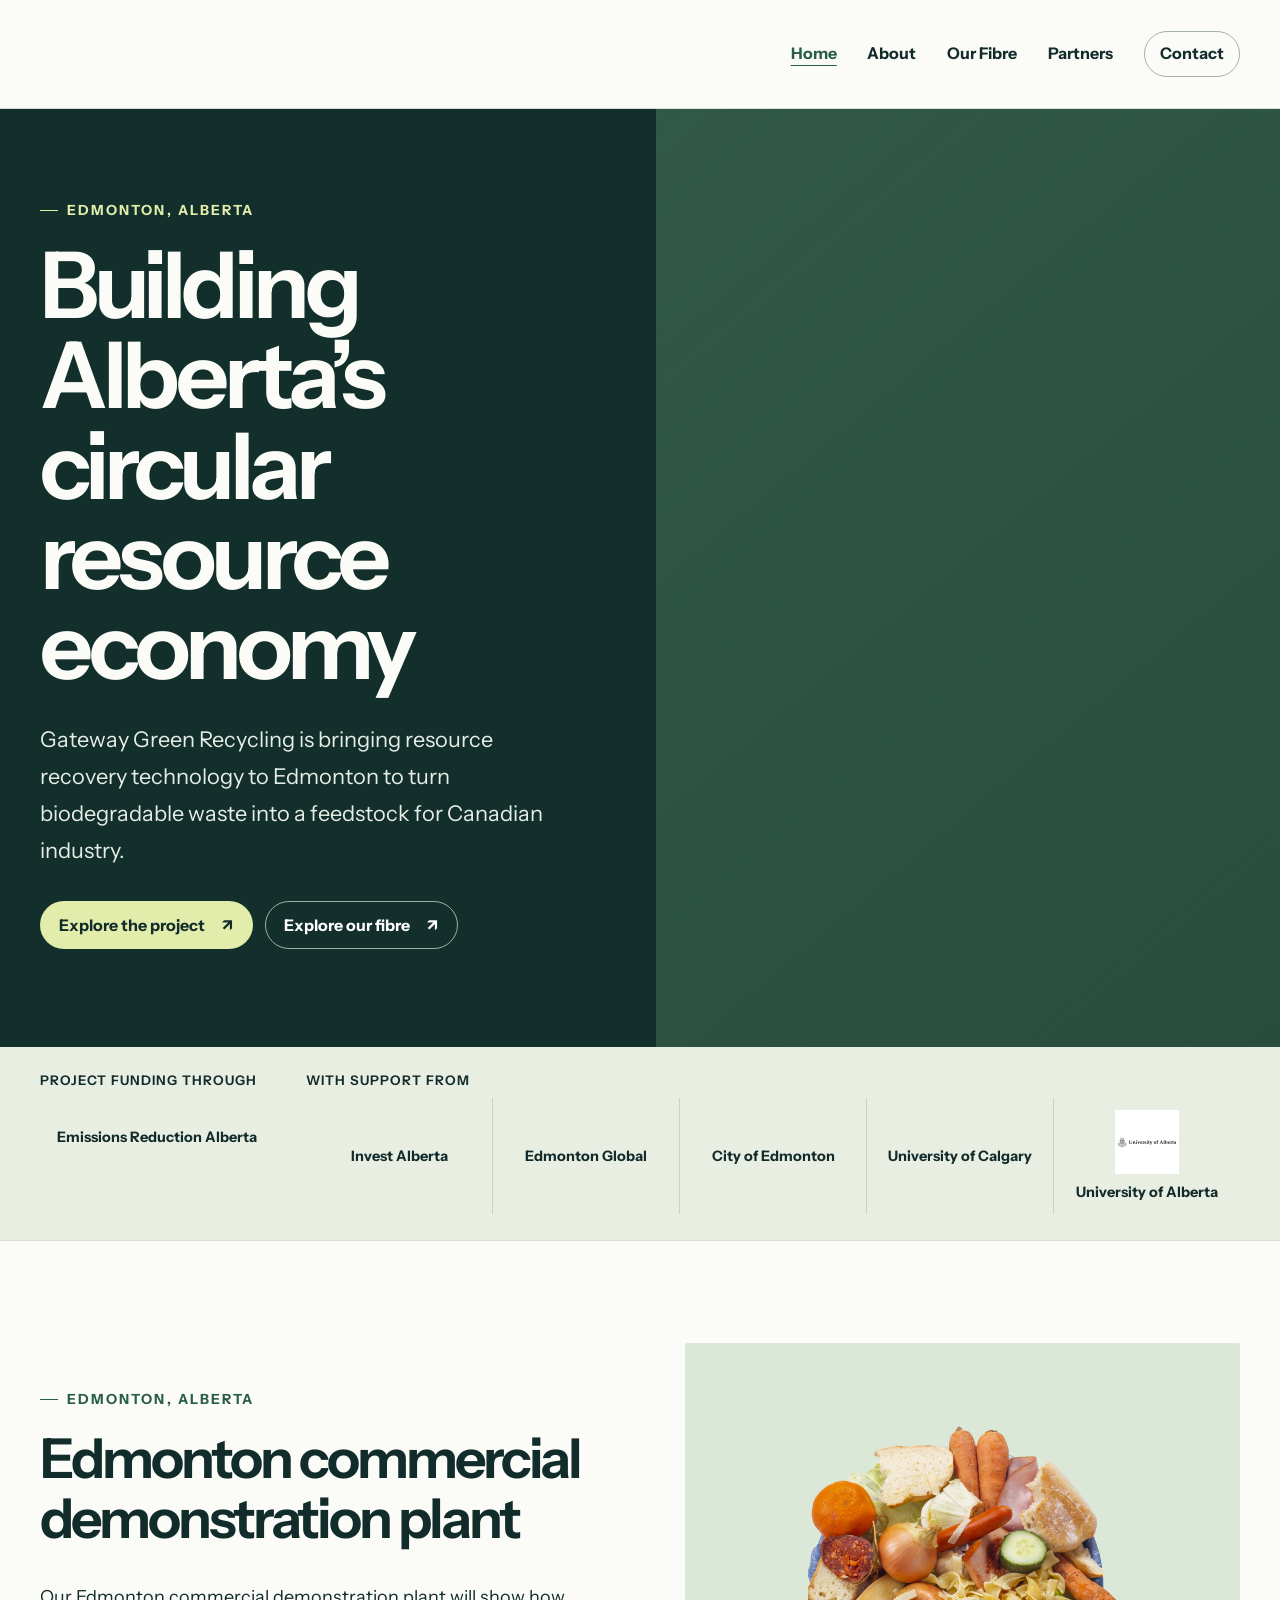
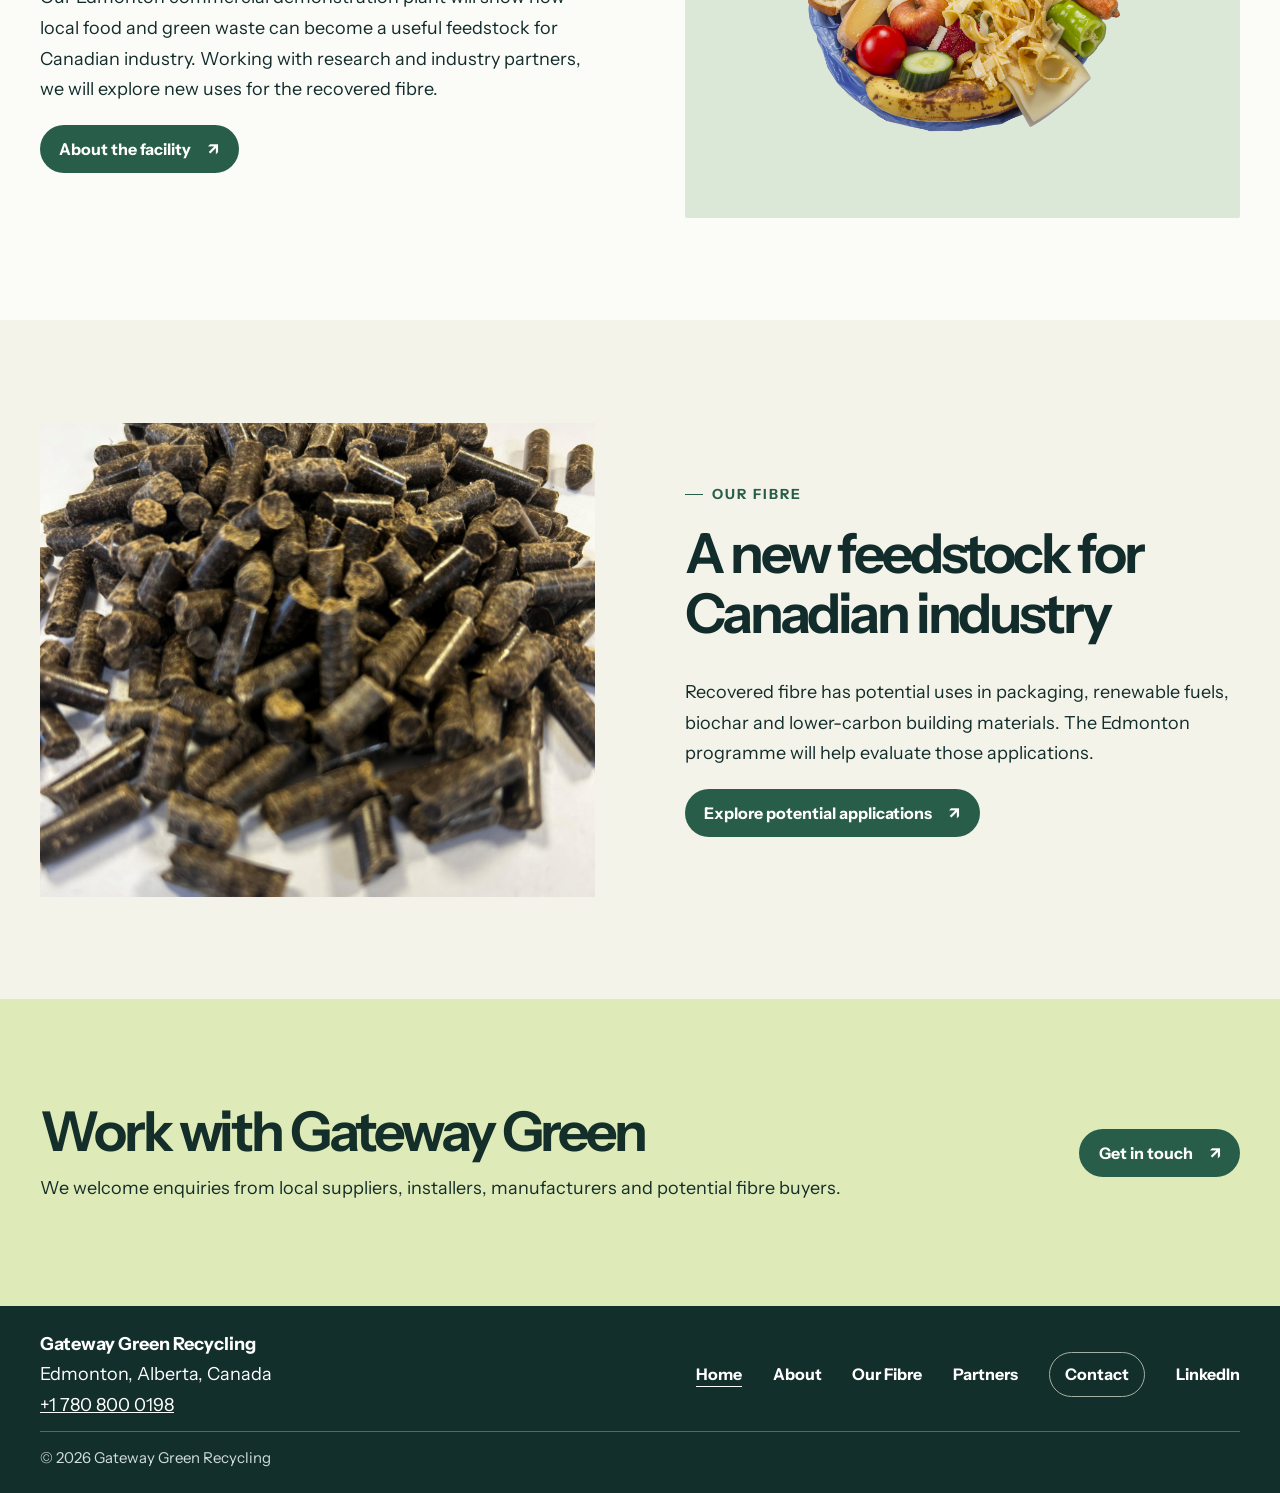
<file: index.html>
<!doctype html>
<html lang="en-CA"><head><meta charset="utf-8"><meta name="viewport" content="width=device-width, initial-scale=1"><title>Home | Gateway Green Recycling</title><meta name="description" content="Gateway Green Recycling is bringing resource recovery technology to Edmonton to turn biodegradable waste into a feedstock for Canadian industry."><meta property="og:title" content="Home | Gateway Green Recycling"><meta property="og:description" content="Gateway Green Recycling is bringing resource recovery technology to Edmonton to turn biodegradable waste into a feedstock for Canadian industry."><meta property="og:image" content="https://static.wixstatic.com/media/433cf9_fb9171cc87ac4f559f3eacb941eb70db~mv2.jpeg"><link rel="stylesheet" href="/style.css"><link rel="preconnect" href="https://static.wixstatic.com"><link rel="preconnect" href="https://fonts.googleapis.com"><link rel="preconnect" href="https://fonts.gstatic.com" crossorigin><link href="https://fonts.googleapis.com/css2?family=Instrument+Sans:wght@400;500;600;700&display=swap" rel="stylesheet"><script src="/site.js" defer></script></head>
<body><a class="skip" href="#main">Skip to content</a><header><div class="wrap bar"><a class="brand" href="/" aria-label="Gateway Green Recycling home"><img src="https://static.wixstatic.com/media/433cf9_79f4bb8f8d7f41499191962d1a17c5c8~mv2.png" alt="" onerror="this.remove()"></a><nav aria-label="Main navigation"><a href="/" aria-current="page">Home</a><a href="/company">About</a><a href="/expertise">Our Fibre</a><a href="/solutions">Partners</a><a href="/contact" class="header-contact">Contact</a></nav></div></header><main id="main">
<section class="hero" style="--hero:url('https://static.wixstatic.com/media/433cf9_fb9171cc87ac4f559f3eacb941eb70db~mv2.jpeg')"><div class="hero-layout"><div class="hero-copy"><p class="tag">Edmonton, Alberta</p><h1>Building Alberta’s circular resource economy</h1><p class="lede">Gateway Green Recycling is bringing resource recovery technology to Edmonton to turn biodegradable waste into a feedstock for Canadian industry.</p><div class="hero-actions"><a class="button " href="/company#edmonton">Explore the project <span aria-hidden="true">↗</span></a> <a class="button outline" href="/expertise">Explore our fibre <span aria-hidden="true">↗</span></a></div></div><div class="hero-media" aria-hidden="true"></div></div></section>
<section class="strip" aria-label="Project funding and support"><div class="wrap"><div class="partner-group"><h2>Project funding through</h2><div class="logos"><a href="https://www.eralberta.ca/projects/details/new-pilot-facility-to-convert-municipal-solid-waste-into-wilson-fiber/"><img class="mark" src="https://static.wixstatic.com/media/433cf9_26b1083ef7c441dea3457fd726ed7f3d~mv2.png" alt="" loading="lazy" onerror="this.remove()">Emissions Reduction Alberta</a></div></div><div class="partner-group"><h2>With support from</h2><div class="logos"><a href="https://investalberta.ca/"><img class="mark" src="https://static.wixstatic.com/media/433cf9_ea8f5a3dcb794b0c9eff34120dd6e0ce~mv2.png" alt="" loading="lazy" onerror="this.remove()">Invest Alberta</a><a href="https://edmontonglobal.ca/"><img class="mark" src="https://a-ca.storyblok.com/f/2000323/3353x913/9d92c5b1e4/edmonton-global-logo-rgb.png" alt="" loading="lazy" onerror="this.remove()">Edmonton Global</a><a href="https://www.edmonton.ca/programs_services/garbage_waste/edmonton-waste-management-centre"><img class="mark" src="https://static.wixstatic.com/media/433cf9_b495bc648d2741e18db22baa22ca3143~mv2.png" alt="" loading="lazy" onerror="this.remove()">City of Edmonton</a><a href="https://www.ucalgary.ca/"><img class="mark" src="https://static.wixstatic.com/media/433cf9_6ee2105df55f4e218f1011c95bb4af1a~mv2.png" alt="" loading="lazy" onerror="this.remove()">University of Calgary</a><a href="https://www.ualberta.ca/en/index.html" target="_blank" rel="noopener noreferrer"><img class="mark" src="/assets/university-of-alberta.svg" alt="" loading="lazy">University of Alberta</a></div></div></div></section><section class="wrap section split"><div><p class="tag">Edmonton, Alberta</p><h2>Edmonton commercial demonstration plant</h2><p>Our Edmonton commercial demonstration plant will show how local food and green waste can become a useful feedstock for Canadian industry. Working with research and industry partners, we will explore new uses for the recovered fibre.</p><a class="button dark" href="/company#edmonton">About the facility <span aria-hidden="true">↗</span></a></div><img class="photo" src="/assets/food-waste-original.png" style="object-position:50% 82%" alt="Biodegradable food waste" loading="lazy"></section><div class="tint"><section class="wrap section split"><div><p class="tag">Our fibre</p><h2>A new feedstock for Canadian industry</h2><p>Recovered fibre has potential uses in packaging, renewable fuels, biochar and lower-carbon building materials. The Edmonton programme will help evaluate those applications.</p><a class="button dark" href="/expertise">Explore potential applications <span aria-hidden="true">↗</span></a></div><img class="photo" src="/assets/pellets.png" style="object-position:50% 40%" style="object-position:50% 40%" style="object-position:50% 40%" style="object-position:50% 40%" style="object-position:50% 40%" style="object-position:50% 40%" style="object-position:50% 40%" style="object-position:50% 40%" style="object-position:50% 40%" style="object-position:50% 40%" style="object-position:50% 40%" style="object-position:50% 40%" alt="Recovered fiber pellets" loading="lazy"></section></div><section class="cta"><div class="wrap"><h2>Work with Gateway Green</h2><p>We welcome enquiries from local suppliers, installers, manufacturers and potential fibre buyers.</p><a class="button " href="/contact">Get in touch <span aria-hidden="true">↗</span></a></div></section></main><footer><div class="wrap bar"><div><strong>Gateway Green Recycling</strong><br>Edmonton, Alberta, Canada<br><a href="tel:+17808000198">+1 780 800 0198</a></div><nav aria-label="Footer navigation"><a href="/" aria-current="page">Home</a><a href="/company">About</a><a href="/expertise">Our Fibre</a><a href="/solutions">Partners</a><a href="/contact" class="header-contact">Contact</a><a href="https://www.linkedin.com/company/gateway-green-recycle">LinkedIn</a></nav></div><div class="wrap copyright">© 2026 Gateway Green Recycling</div></footer></body></html>
</file>
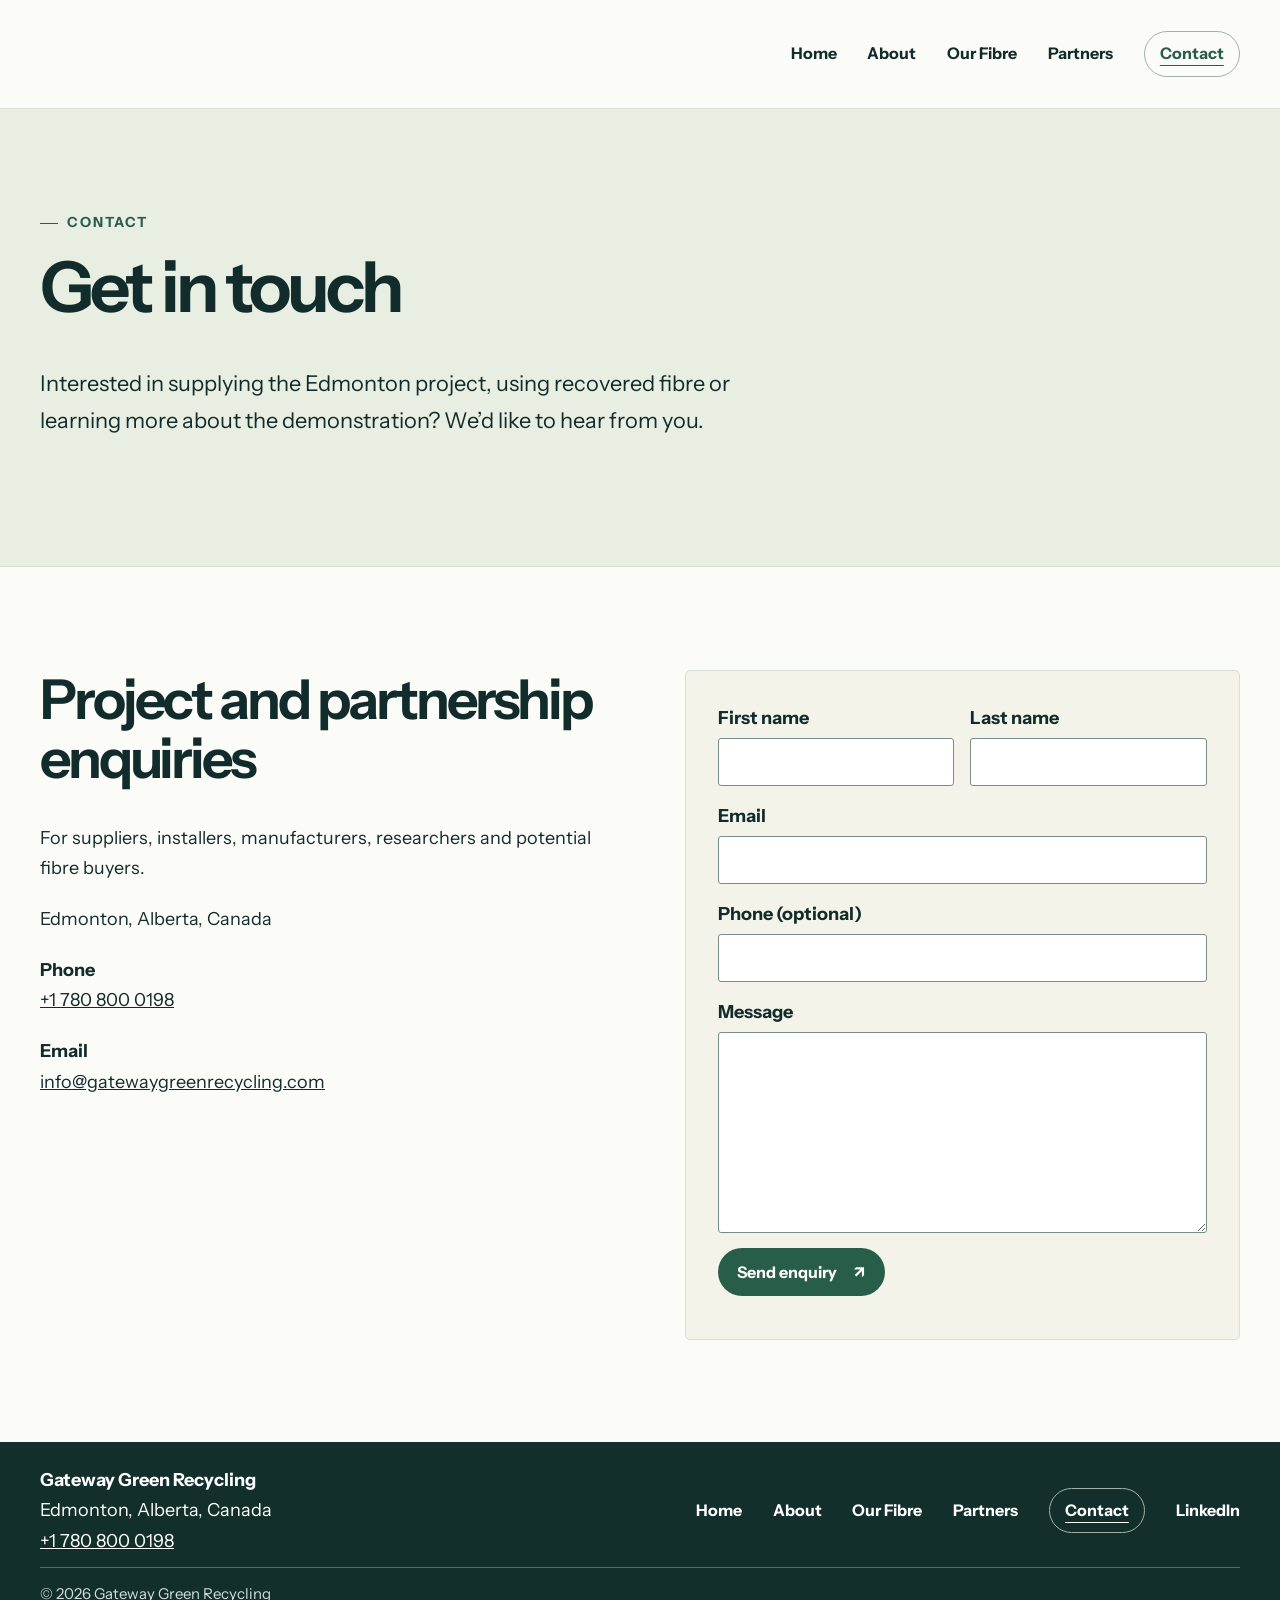
<file: contact.html>
<!doctype html>
<html lang="en-CA"><head><meta charset="utf-8"><meta name="viewport" content="width=device-width, initial-scale=1"><title>Contact | Gateway Green Recycling</title><meta name="description" content="Interested in supplying the Edmonton project, using recovered fibre or learning more about the demonstration? We’d like to hear from you."><meta property="og:title" content="Contact | Gateway Green Recycling"><meta property="og:description" content="Interested in supplying the Edmonton project, using recovered fibre or learning more about the demonstration? We’d like to hear from you."><meta property="og:image" content="https://static.wixstatic.com/media/433cf9_fb9171cc87ac4f559f3eacb941eb70db~mv2.jpeg"><link rel="stylesheet" href="/style.css"><link rel="preconnect" href="https://static.wixstatic.com"><link rel="preconnect" href="https://fonts.googleapis.com"><link rel="preconnect" href="https://fonts.gstatic.com" crossorigin><link href="https://fonts.googleapis.com/css2?family=Instrument+Sans:wght@400;500;600;700&display=swap" rel="stylesheet"><script src="/site.js" defer></script></head>
<body><a class="skip" href="#main">Skip to content</a><header><div class="wrap bar"><a class="brand" href="/" aria-label="Gateway Green Recycling home"><img src="https://static.wixstatic.com/media/433cf9_79f4bb8f8d7f41499191962d1a17c5c8~mv2.png" alt="" onerror="this.remove()"></a><nav aria-label="Main navigation"><a href="/">Home</a><a href="/company">About</a><a href="/expertise">Our Fibre</a><a href="/solutions">Partners</a><a href="/contact" class="header-contact" aria-current="page">Contact</a></nav></div></header><main id="main">
<section class="intro"><div class="wrap"><p class="tag">Contact</p><h1>Get in touch</h1><p class="lede">Interested in supplying the Edmonton project, using recovered fibre or learning more about the demonstration? We’d like to hear from you.</p></div></section>
<section class="wrap section split contact"><div><h2>Project and partnership enquiries</h2><p>For suppliers, installers, manufacturers, researchers and potential fibre buyers.</p><p>Edmonton, Alberta, Canada</p><p><strong>Phone</strong><br><a href="tel:+17808000198">+1 780 800 0198</a></p><p><strong>Email</strong><br><a href="mailto:info@gatewaygreenrecycling.com">info@gatewaygreenrecycling.com</a></p></div><form id="contact-form"><div class="fields"><label>First name<input name="firstName" autocomplete="given-name" maxlength="100" required></label><label>Last name<input name="lastName" autocomplete="family-name" maxlength="100" required></label></div><label>Email<input type="email" name="email" autocomplete="email" maxlength="254" required></label><label>Phone (optional)<input type="tel" name="phone" autocomplete="tel" maxlength="50"></label><label>Message<textarea name="message" rows="6" maxlength="3000" required></textarea></label><div hidden><label>Website<input name="website" tabindex="-1" autocomplete="off"></label></div><button class="button dark" type="submit">Send enquiry <span aria-hidden="true">↗</span></button><p id="form-status" role="status"></p><noscript>Enable JavaScript to send an enquiry.</noscript></form></section></main><footer><div class="wrap bar"><div><strong>Gateway Green Recycling</strong><br>Edmonton, Alberta, Canada<br><a href="tel:+17808000198">+1 780 800 0198</a></div><nav aria-label="Footer navigation"><a href="/">Home</a><a href="/company">About</a><a href="/expertise">Our Fibre</a><a href="/solutions">Partners</a><a href="/contact" class="header-contact" aria-current="page">Contact</a><a href="https://www.linkedin.com/company/gateway-green-recycle">LinkedIn</a></nav></div><div class="wrap copyright">© 2026 Gateway Green Recycling</div></footer></body></html>
</file>
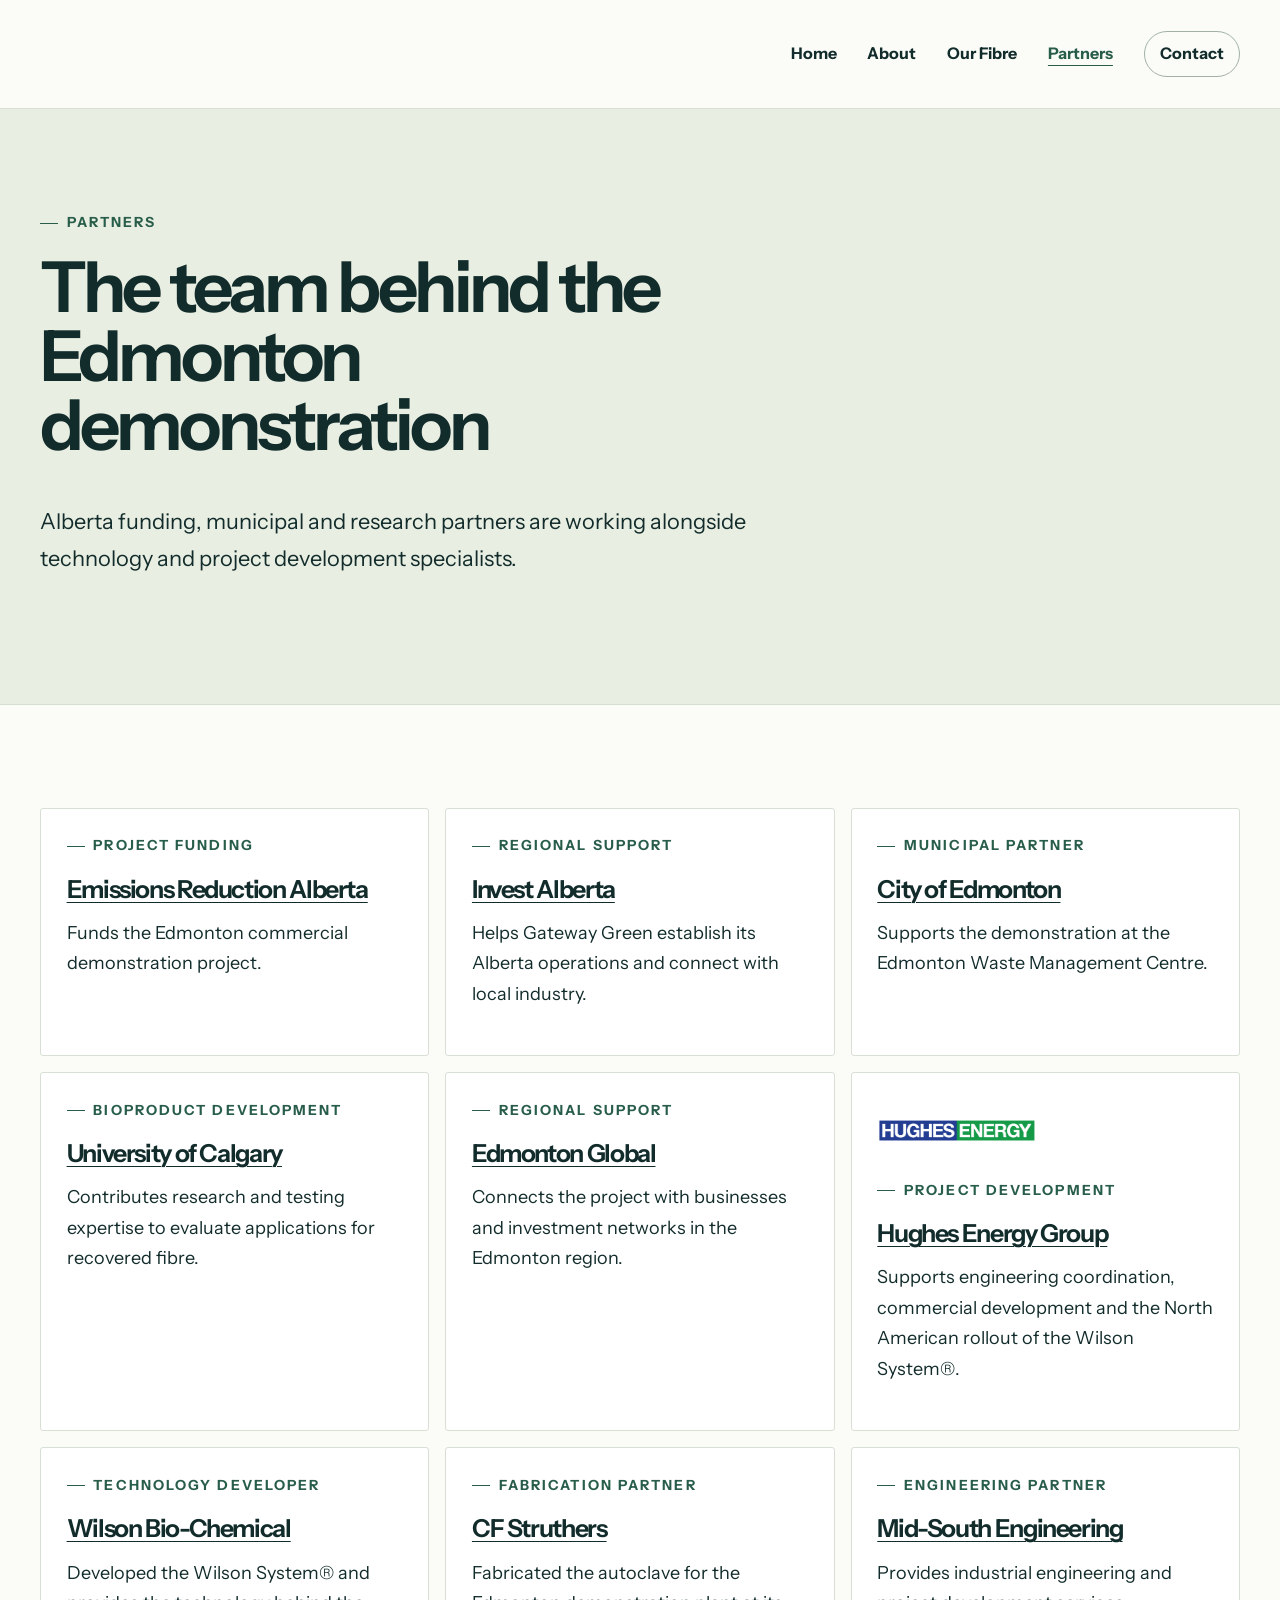
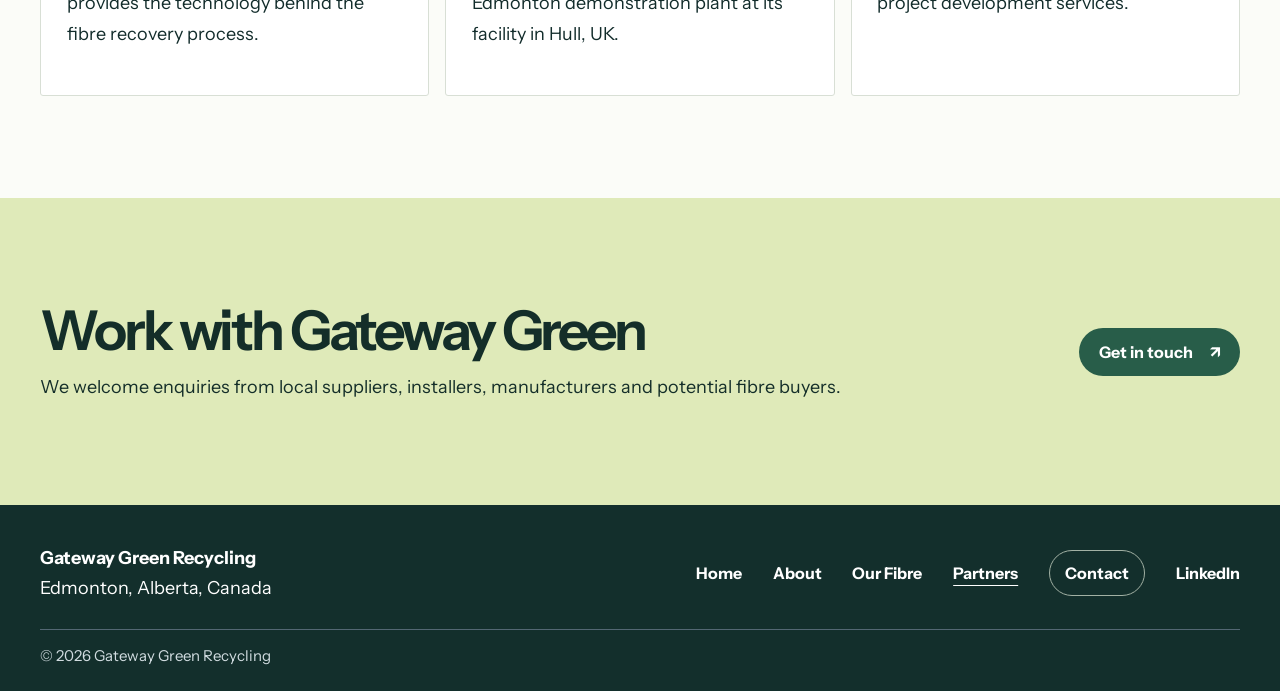
<file: solutions (1).html>
<!doctype html>
<html lang="en-CA"><head><meta charset="utf-8"><meta name="viewport" content="width=device-width, initial-scale=1"><title>Partners | Gateway Green Recycling</title><meta name="description" content="Alberta funding, municipal and research partners are working alongside technology and project development specialists."><meta property="og:title" content="Partners | Gateway Green Recycling"><meta property="og:description" content="Alberta funding, municipal and research partners are working alongside technology and project development specialists."><meta property="og:image" content="https://static.wixstatic.com/media/433cf9_fb9171cc87ac4f559f3eacb941eb70db~mv2.jpeg"><link rel="stylesheet" href="/style.css"><link rel="preconnect" href="https://static.wixstatic.com"><link rel="preconnect" href="https://fonts.googleapis.com"><link rel="preconnect" href="https://fonts.gstatic.com" crossorigin><link href="https://fonts.googleapis.com/css2?family=Instrument+Sans:wght@400;500;600;700&display=swap" rel="stylesheet"><script src="/site.js" defer></script></head>
<body><a class="skip" href="#main">Skip to content</a><header><div class="wrap bar"><a class="brand" href="/" aria-label="Gateway Green Recycling home"><img src="https://static.wixstatic.com/media/433cf9_79f4bb8f8d7f41499191962d1a17c5c8~mv2.png" alt="" onerror="this.remove()"></a><nav aria-label="Main navigation"><a href="/">Home</a><a href="/company">About</a><a href="/expertise">Our Fibre</a><a href="/solutions" aria-current="page">Partners</a><a href="/contact" class="header-contact">Contact</a></nav></div></header><main id="main">
<section class="intro"><div class="wrap"><p class="tag">Partners</p><h1>The team behind the Edmonton demonstration</h1><p class="lede">Alberta funding, municipal and research partners are working alongside technology and project development specialists.</p></div></section>
<section class="wrap section cards" aria-label="Project partners"><article><img class="mark" src="https://static.wixstatic.com/media/433cf9_26b1083ef7c441dea3457fd726ed7f3d~mv2.png" alt="" loading="lazy" onerror="this.remove()"><p class="tag">Project funding</p><h2><a class="partner-link" href="https://www.eralberta.ca/projects/details/new-pilot-facility-to-convert-municipal-solid-waste-into-wilson-fiber/">Emissions Reduction Alberta</a></h2><p>Funds the Edmonton commercial demonstration project.</p></article><article><img class="mark" src="https://static.wixstatic.com/media/433cf9_ea8f5a3dcb794b0c9eff34120dd6e0ce~mv2.png" alt="" loading="lazy" onerror="this.remove()"><p class="tag">Regional support</p><h2><a class="partner-link" href="https://investalberta.ca/">Invest Alberta</a></h2><p>Helps Gateway Green establish its Alberta operations and connect with local industry.</p></article><article><img class="mark" src="https://static.wixstatic.com/media/433cf9_b495bc648d2741e18db22baa22ca3143~mv2.png" alt="" loading="lazy" onerror="this.remove()"><p class="tag">Municipal partner</p><h2><a class="partner-link" href="https://www.edmonton.ca/programs_services/garbage_waste/edmonton-waste-management-centre">City of Edmonton</a></h2><p>Supports the demonstration at the Edmonton Waste Management Centre.</p></article><article><img class="mark" src="https://static.wixstatic.com/media/433cf9_6ee2105df55f4e218f1011c95bb4af1a~mv2.png" alt="" loading="lazy" onerror="this.remove()"><p class="tag">Bioproduct development</p><h2><a class="partner-link" href="https://www.ucalgary.ca/">University of Calgary</a></h2><p>Contributes research and testing expertise to evaluate applications for recovered fibre.</p></article><article><img class="mark" src="https://a-ca.storyblok.com/f/2000323/3353x913/9d92c5b1e4/edmonton-global-logo-rgb.png" alt="" loading="lazy" onerror="this.remove()"><p class="tag">Regional support</p><h2><a class="partner-link" href="https://edmontonglobal.ca/">Edmonton Global</a></h2><p>Connects the project with businesses and investment networks in the Edmonton region.</p></article><article><img class="mark" src="[data-uri]" alt="" loading="lazy"><p class="tag">Project development</p><h2><a class="partner-link" href="https://www.hughesenergygroup.com/">Hughes Energy Group</a></h2><p>Supports engineering coordination, commercial development and the North American rollout of the Wilson System®.</p></article><article><img class="mark" src="https://www.biorenewables.org/images/uploads/img-7-445.jpg" alt="" loading="lazy" onerror="this.remove()"><p class="tag">Technology developer</p><h2><a class="partner-link" href="https://www.wilsonbio-chemical.co.uk/">Wilson Bio-Chemical</a></h2><p>Developed the Wilson System® and provides the technology behind the fibre recovery process.</p></article><article><img class="mark" src="https://ee-files.s3.eu-west-1.amazonaws.com/files/130693/images/130693_0_202211141723251950396_400.JPG" alt="" loading="lazy" onerror="this.remove()"><p class="tag">Fabrication partner</p><h2><a class="partner-link" href="https://www.cfstruthers.co.uk/">CF Struthers</a></h2><p>Fabricated the autoclave for the Edmonton demonstration plant at its facility in Hull, UK.</p></article><article><img class="mark" src="https://d2q79iu7y748jz.cloudfront.net/s/_squarelogo/64x64/6f7dc6a72dabbc2ff8956e3f31413c41" alt="" loading="lazy" onerror="this.remove()"><p class="tag">Engineering partner</p><h2><a class="partner-link" href="https://www.mseco.com/">Mid-South Engineering</a></h2><p>Provides industrial engineering and project development services.</p></article></section><section class="cta"><div class="wrap"><h2>Work with Gateway Green</h2><p>We welcome enquiries from local suppliers, installers, manufacturers and potential fibre buyers.</p><a class="button " href="/contact">Get in touch <span aria-hidden="true">↗</span></a></div></section></main><footer><div class="wrap bar"><div><strong>Gateway Green Recycling</strong><br>Edmonton, Alberta, Canada</div><nav aria-label="Footer navigation"><a href="/">Home</a><a href="/company">About</a><a href="/expertise">Our Fibre</a><a href="/solutions" aria-current="page">Partners</a><a href="/contact" class="header-contact">Contact</a><a href="https://www.linkedin.com/company/gateway-green-recycle">LinkedIn</a></nav></div><div class="wrap copyright">© 2026 Gateway Green Recycling</div></footer></body></html>
</file>
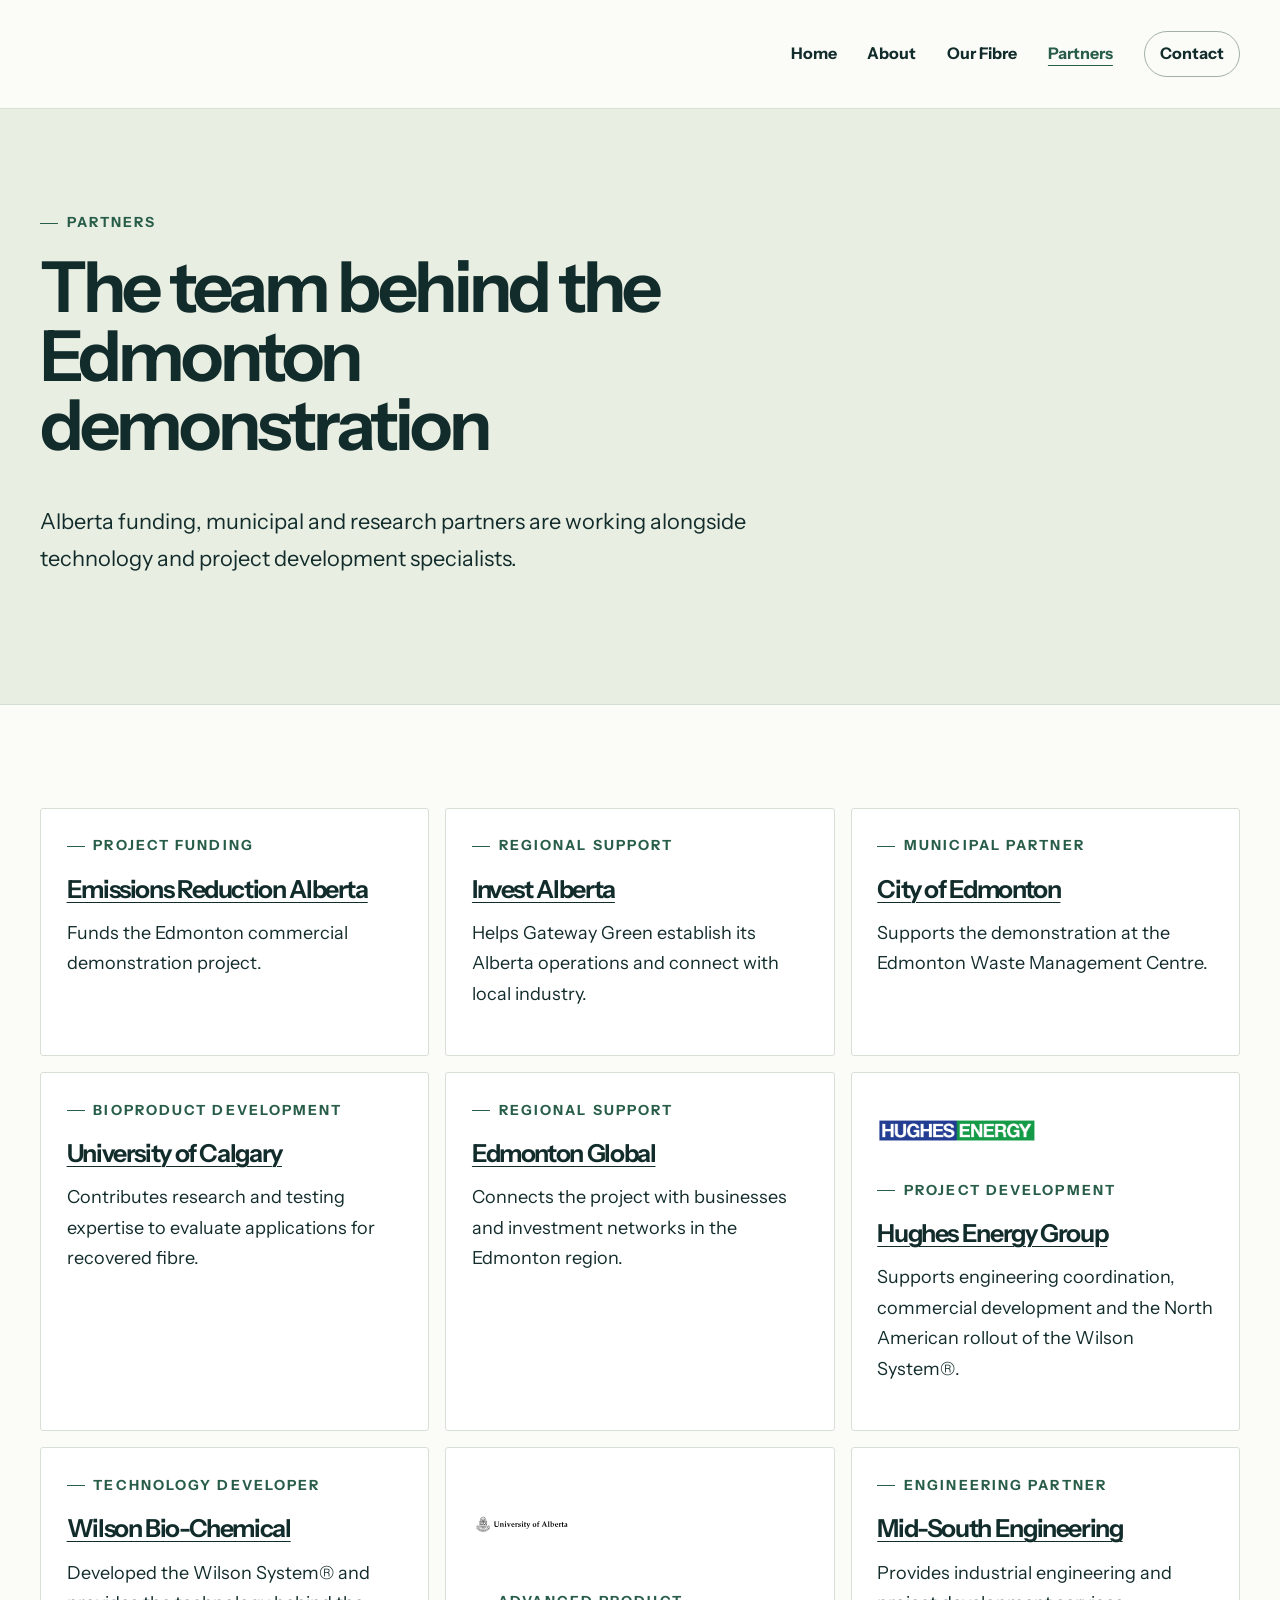
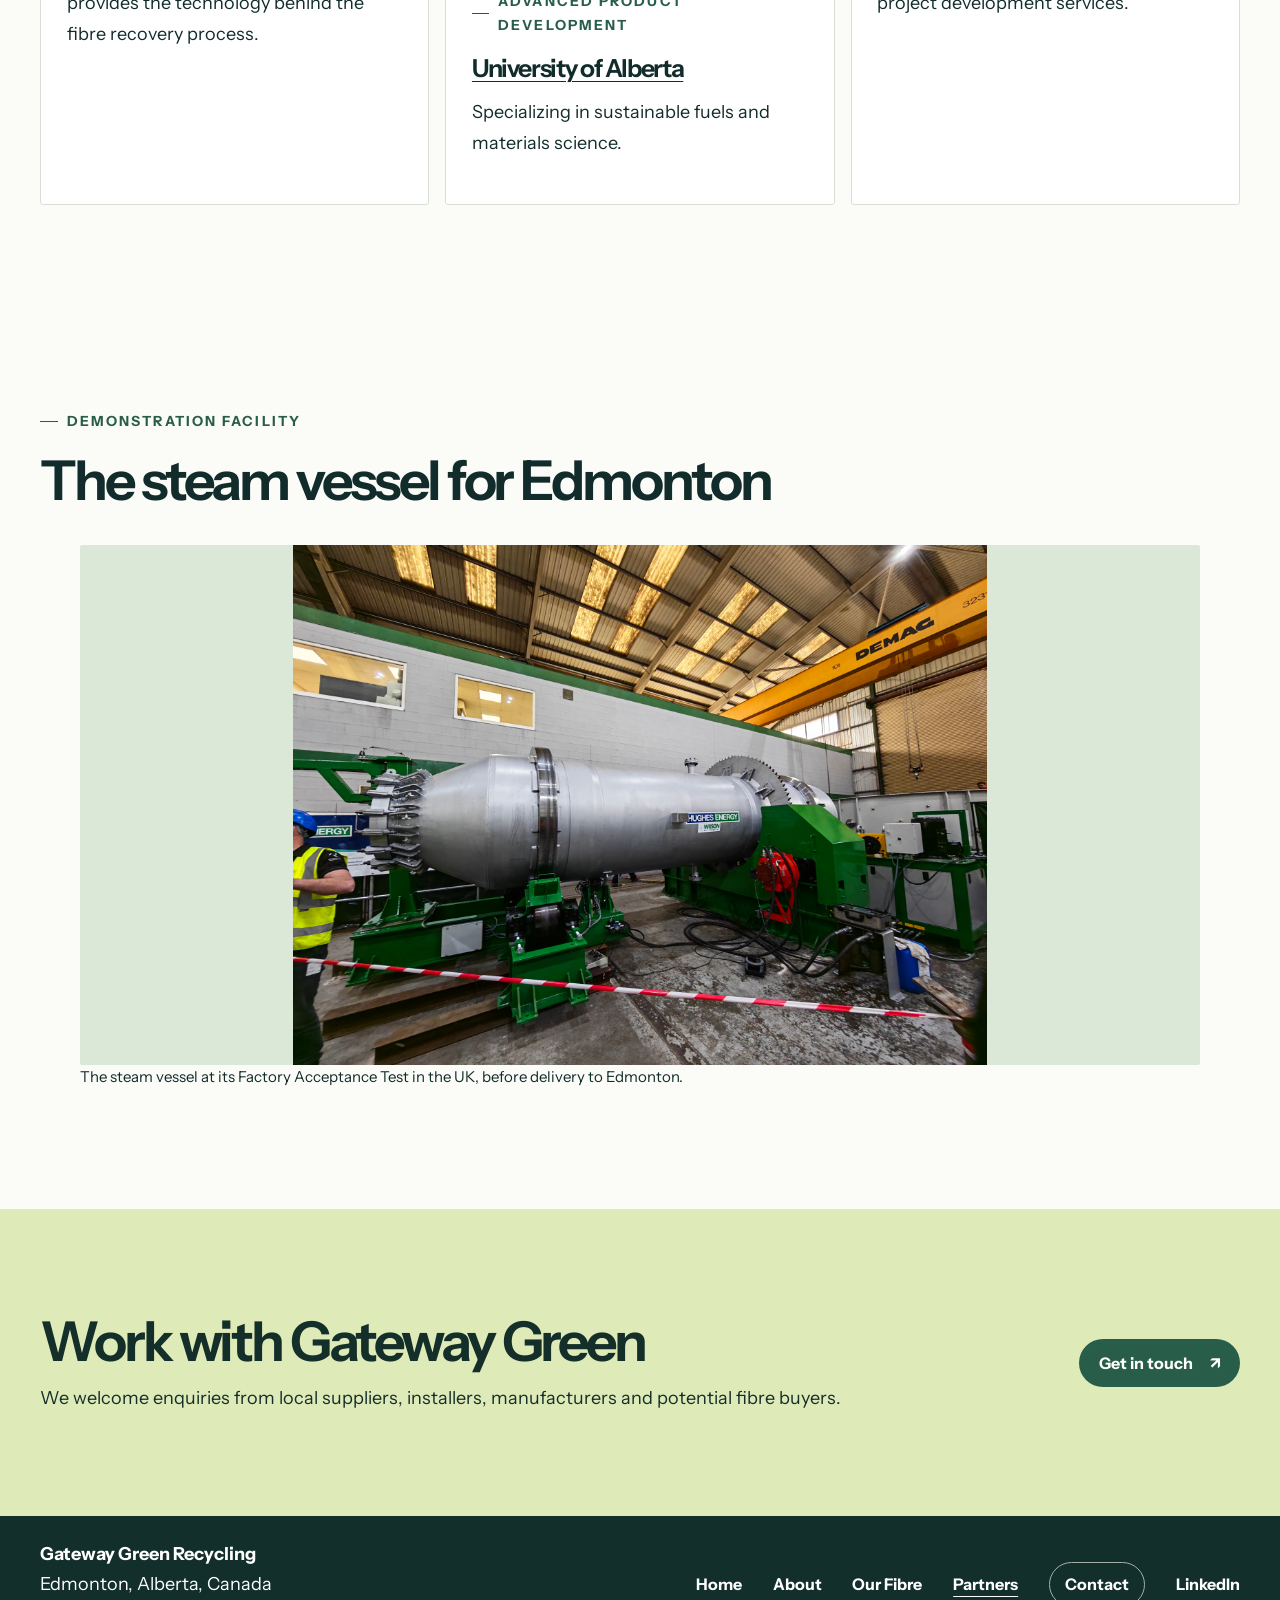
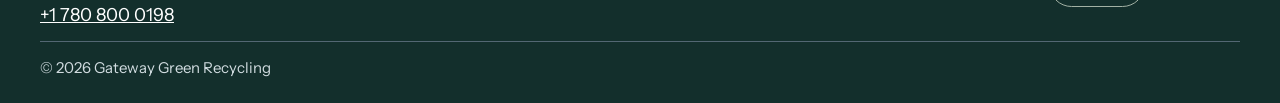
<file: solutions.html>
<!doctype html>
<html lang="en-CA"><head><meta charset="utf-8"><meta name="viewport" content="width=device-width, initial-scale=1"><title>Partners | Gateway Green Recycling</title><meta name="description" content="Alberta funding, municipal and research partners are working alongside technology and project development specialists."><meta property="og:title" content="Partners | Gateway Green Recycling"><meta property="og:description" content="Alberta funding, municipal and research partners are working alongside technology and project development specialists."><meta property="og:image" content="https://static.wixstatic.com/media/433cf9_fb9171cc87ac4f559f3eacb941eb70db~mv2.jpeg"><link rel="stylesheet" href="/style.css"><link rel="preconnect" href="https://static.wixstatic.com"><link rel="preconnect" href="https://fonts.googleapis.com"><link rel="preconnect" href="https://fonts.gstatic.com" crossorigin><link href="https://fonts.googleapis.com/css2?family=Instrument+Sans:wght@400;500;600;700&display=swap" rel="stylesheet"><script src="/site.js" defer></script></head>
<body><a class="skip" href="#main">Skip to content</a><header><div class="wrap bar"><a class="brand" href="/" aria-label="Gateway Green Recycling home"><img src="https://static.wixstatic.com/media/433cf9_79f4bb8f8d7f41499191962d1a17c5c8~mv2.png" alt="" onerror="this.remove()"></a><nav aria-label="Main navigation"><a href="/">Home</a><a href="/company">About</a><a href="/expertise">Our Fibre</a><a href="/solutions" aria-current="page">Partners</a><a href="/contact" class="header-contact">Contact</a></nav></div></header><main id="main">
<section class="intro"><div class="wrap"><p class="tag">Partners</p><h1>The team behind the Edmonton demonstration</h1><p class="lede">Alberta funding, municipal and research partners are working alongside technology and project development specialists.</p></div></section>
<section class="wrap section cards" aria-label="Project partners"><article><img class="mark" src="https://static.wixstatic.com/media/433cf9_26b1083ef7c441dea3457fd726ed7f3d~mv2.png" alt="" loading="lazy" onerror="this.remove()"><p class="tag">Project funding</p><h2><a class="partner-link" href="https://www.eralberta.ca/projects/details/new-pilot-facility-to-convert-municipal-solid-waste-into-wilson-fiber/">Emissions Reduction Alberta</a></h2><p>Funds the Edmonton commercial demonstration project.</p></article><article><img class="mark" src="https://static.wixstatic.com/media/433cf9_ea8f5a3dcb794b0c9eff34120dd6e0ce~mv2.png" alt="" loading="lazy" onerror="this.remove()"><p class="tag">Regional support</p><h2><a class="partner-link" href="https://investalberta.ca/">Invest Alberta</a></h2><p>Helps Gateway Green establish its Alberta operations and connect with local industry.</p></article><article><img class="mark" src="https://static.wixstatic.com/media/433cf9_b495bc648d2741e18db22baa22ca3143~mv2.png" alt="" loading="lazy" onerror="this.remove()"><p class="tag">Municipal partner</p><h2><a class="partner-link" href="https://www.edmonton.ca/programs_services/garbage_waste/edmonton-waste-management-centre">City of Edmonton</a></h2><p>Supports the demonstration at the Edmonton Waste Management Centre.</p></article><article><img class="mark" src="https://static.wixstatic.com/media/433cf9_6ee2105df55f4e218f1011c95bb4af1a~mv2.png" alt="" loading="lazy" onerror="this.remove()"><p class="tag">Bioproduct development</p><h2><a class="partner-link" href="https://www.ucalgary.ca/">University of Calgary</a></h2><p>Contributes research and testing expertise to evaluate applications for recovered fibre.</p></article><article><img class="mark" src="https://a-ca.storyblok.com/f/2000323/3353x913/9d92c5b1e4/edmonton-global-logo-rgb.png" alt="" loading="lazy" onerror="this.remove()"><p class="tag">Regional support</p><h2><a class="partner-link" href="https://edmontonglobal.ca/">Edmonton Global</a></h2><p>Connects the project with businesses and investment networks in the Edmonton region.</p></article><article><img class="mark" src="[data-uri]" alt="" loading="lazy"><p class="tag">Project development</p><h2><a class="partner-link" href="https://www.hughesenergygroup.com/">Hughes Energy Group</a></h2><p>Supports engineering coordination, commercial development and the North American rollout of the Wilson System®.</p></article><article><img class="mark" src="https://www.biorenewables.org/images/uploads/img-7-445.jpg" alt="" loading="lazy" onerror="this.remove()"><p class="tag">Technology developer</p><h2><a class="partner-link" href="https://www.wilsonbio-chemical.co.uk/">Wilson Bio-Chemical</a></h2><p>Developed the Wilson System® and provides the technology behind the fibre recovery process.</p></article><article><a href="https://www.ualberta.ca/en/index.html" aria-label="University of Alberta website"><img class="mark" src="/assets/university-of-alberta.svg" alt="University of Alberta" loading="lazy" style="height:100px"></a><p class="tag">Advanced product development</p><h2><a class="partner-link" href="https://www.ualberta.ca/en/index.html">University of Alberta</a></h2><p>Specializing in sustainable fuels and materials science.</p></article><article><img class="mark" src="https://d2q79iu7y748jz.cloudfront.net/s/_squarelogo/64x64/6f7dc6a72dabbc2ff8956e3f31413c41" alt="" loading="lazy" onerror="this.remove()"><p class="tag">Engineering partner</p><h2><a class="partner-link" href="https://www.mseco.com/">Mid-South Engineering</a></h2><p>Provides industrial engineering and project development services.</p></article></section><section class="wrap section"><p class="tag">Demonstration facility</p><h2>The steam vessel for Edmonton</h2><figure><img class="photo" src="/assets/edmonton-factory-test.jpg" alt="Steam vessel for the Edmonton demonstration facility during its Factory Acceptance Test in the UK" loading="lazy" style="width:100%;height:auto;max-height:520px;object-fit:contain"><figcaption>The steam vessel at its Factory Acceptance Test in the UK, before delivery to Edmonton.</figcaption></figure></section><section class="cta"><div class="wrap"><h2>Work with Gateway Green</h2><p>We welcome enquiries from local suppliers, installers, manufacturers and potential fibre buyers.</p><a class="button " href="/contact">Get in touch <span aria-hidden="true">↗</span></a></div></section></main><footer><div class="wrap bar"><div><strong>Gateway Green Recycling</strong><br>Edmonton, Alberta, Canada<br><a href="tel:+17808000198">+1 780 800 0198</a></div><nav aria-label="Footer navigation"><a href="/">Home</a><a href="/company">About</a><a href="/expertise">Our Fibre</a><a href="/solutions" aria-current="page">Partners</a><a href="/contact" class="header-contact">Contact</a><a href="https://www.linkedin.com/company/gateway-green-recycle">LinkedIn</a></nav></div><div class="wrap copyright">© 2026 Gateway Green Recycling</div></footer></body></html>
</file>
<file: style.css>
* { box-sizing: border-box }
:root { --navy:#122d42; --green:#23664b; --lime:#d9efb0; --paper:#f5f7f3; --line:#d9e1db }
body { margin:0; color:var(--navy); background:white; font:400 1.06rem/1.65 "Instrument Sans",Arial,sans-serif }
h1,h2,h3 { line-height:1.08; letter-spacing:-.045em; margin:0 0 .62em }
h1 { font-size:clamp(2.6rem,6vw,5.55rem); max-width:14ch }
h2 { font-size:clamp(2rem,4vw,3.4rem) }
h3 { font-size:1.38rem }
p { margin:0 0 1.12em }
a { color:inherit }
img { max-width:100%; display:block }
.wrap { width:min(1160px,calc(100% - 72px)); margin-inline:auto }
.bar { display:flex; justify-content:space-between; align-items:center; gap:1.4rem; min-height:80px }
.brand { display:flex; align-items:center; position:relative; min-height:36px; text-decoration:none; font-weight:700 }
.brand img { width:240px; height:auto; position:relative; z-index:1; background:white }
nav { display:flex; flex-wrap:wrap; align-items:center; gap:clamp(.7rem,2.4vw,2rem) }
nav a { font-size:.95rem; font-weight:700; text-decoration:none; text-underline-offset:.35em }
nav a:hover,nav a[aria-current=page] { text-decoration:underline }
header nav a[aria-current=page] { color:var(--green) }
.skip { position:absolute; z-index:3; top:-6rem; left:1rem; background:white; padding:.7rem }
.skip:focus { top:.6rem }
:focus-visible { outline:3px solid #48916b; outline-offset:4px }
.hero,.intro,.cta { background:var(--navy); color:white; padding-block:clamp(3.7rem,8vw,7.5rem) }
.hero { background-image:linear-gradient(90deg,rgba(8,32,45,.98),rgba(8,32,45,.85) 40%,rgba(8,32,45,.4)),var(--hero); background-position:center; background-size:cover; padding-block:clamp(4rem,9vw,8.4rem) }
.intro h1 { font-size:clamp(2.55rem,5.5vw,4.7rem); max-width:17ch }
.lede { font-size:clamp(1.12rem,2vw,1.36rem); max-width:52ch }
.tag { color:var(--green); font-size:.78rem; font-weight:700; text-transform:uppercase; letter-spacing:.14em; margin-bottom:1.1rem }
.hero .tag,.intro .tag { color:var(--lime) }
.button { display:inline-flex; align-items:center; gap:1rem; min-height:48px; padding:.62rem .95rem; border:1px solid transparent; border-radius:4px; background:var(--lime); color:var(--navy); font:700 .95rem/1.25 "Instrument Sans",Arial,sans-serif; text-decoration:none; cursor:pointer }
.button:hover { filter:brightness(.9) }
.button:disabled { opacity:.6; cursor:wait }
.dark { background:var(--green); color:white }
.outline { background:transparent; color:white; border-color:#b7c4c9; margin:.5rem 0 }
.strip { background:var(--paper); border-bottom:1px solid var(--line); padding:1.8rem 0 }
.strip h2 { font-size:1.12rem; letter-spacing:0 }
.logos { display:grid; grid-template-columns:repeat(4,1fr); gap:.8rem }
.logos a,.cards article,.cards li { background:white; border:1px solid var(--line); padding:1.25rem; border-radius:5px }
.logos a { display:grid; align-content:center; justify-items:center; gap:.5rem; min-height:96px; text-align:center; text-decoration:none; font-size:.88rem; font-weight:700 }
.logos a:hover { border-color:var(--green) }
.mark { width:135px; height:46px; object-fit:contain }
.cards .mark { margin-bottom:1rem; object-position:left center }
.section { padding-block:clamp(3.1rem,7vw,6.2rem) }
.split { display:grid; grid-template-columns:1fr 1fr; align-items:center; gap:clamp(1.8rem,6vw,5rem) }
.photo { width:100%; aspect-ratio:1.25; object-fit:cover; background:var(--paper); border-radius:6px }
.tint { background:var(--paper) }
.tint .split .photo { order:-1 }
.cards { display:grid; grid-template-columns:repeat(3,1fr); gap:1rem }
.cards h2 { font-size:1.55rem }
.cards li { margin-left:.25rem }
.application { border-top:1px solid var(--line); padding-top:.85rem }
.application h3 { margin-bottom:.3rem }
.contact { align-items:start }
form { padding:clamp(1rem,3.5vw,2rem); background:var(--paper); border:1px solid var(--line); border-radius:5px }
.fields { display:grid; grid-template-columns:1fr 1fr; gap:1rem }
label { display:block; margin-bottom:.9rem; font-weight:700 }
input,textarea { display:block; width:100%; margin-top:.32rem; padding:.48rem .6rem; border:1px solid #788d83; border-radius:3px; font:inherit; font-weight:400 }
textarea { resize:vertical }
#form-status { margin:.7rem 0 0 }
footer { background:#0c2333; color:white; padding:1.4rem 0 }
.copyright { border-top:1px solid #536773; padding-top:.9rem; margin-top:.65rem; font-size:.9rem; color:#d1dce0 }
@media(max-width:780px) {
  .wrap { width:calc(100% - 38px) }
  .bar { flex-direction:column; align-items:flex-start; justify-content:center; gap:.65rem; padding-block:1rem }
  .split { grid-template-columns:1fr }
  .logos,.cards { grid-template-columns:repeat(2,1fr) }
}
@media(max-width:440px) {
  nav a { font-size:.86rem }
  .cards,.fields { grid-template-columns:1fr }
  .fields { gap:0 }
}

/* Gateway Green editorial design */
:root {
  --navy:#122c2b; --green:#285d49; --lime:#e2edac;
  --paper:#f3f3e9; --line:#d8dfd5;
}
body { background:#fbfcf8; font-size:1.07rem }
.wrap { width:min(1232px,calc(100% - 80px)) }
header { background:#fbfcf8; border-bottom:1px solid var(--line) }
.header-contact { border:1px solid #a2b1a4; border-radius:99px; padding:.52rem .95rem }
.bar { min-height:91px }
.brand img { background:transparent }
h1,h2,h3 { font-weight:650; letter-spacing:-.055em }
h1 { font-size:clamp(3rem,7.2vw,7rem); max-width:12ch; line-height:.98 }
h2 { font-size:clamp(2.1rem,4.3vw,4rem) }
.hero { background:none; padding:0; color:#fbfcf8 }
.hero .hero-layout { width:100%; display:grid; grid-template-columns:1.05fr 1fr; min-height:610px }
.hero-copy { background:#132f2c; padding:clamp(3.6rem,7vw,7.2rem) clamp(2.2rem,5vw,6rem) clamp(3.5rem,7vw,7rem) max(40px,calc((100vw - 1232px)/2)); display:flex; flex-direction:column; align-items:flex-start; justify-content:center }
.hero h1 { margin-bottom:.32em }
.hero .lede { max-width:37ch; color:#e5ede5 }
.hero-media { background-color:#345a48; background-image:linear-gradient(140deg,rgba(15,49,41,.05),rgba(15,49,41,.32)),var(--hero); background-size:cover; background-position:center; display:flex; align-items:flex-end; padding:1.5rem }
.hero-media span { border-radius:99px; background:#102b28e8; color:#f1f5eb; padding:.55rem .9rem; font-size:.83rem }
.hero-actions { display:flex; flex-wrap:wrap; align-items:center; gap:.75rem }
.tag { display:flex; align-items:center; gap:.55rem; letter-spacing:.15em; font-size:.75rem }
.tag::before { content:""; display:inline-block; width:18px; height:1px; background:currentColor }
.button { padding:.68rem 1.15rem; border-radius:99px; transition:background-color .15s,filter .15s }
.outline { border-color:#9ab0a3 }
.strip { padding:1.6rem 0; background:#e9eee3 }
.strip .wrap { display:grid; grid-template-columns:145px 1fr; align-items:center; gap:1.5rem }
.strip h2 { margin:0; font-size:.83rem; letter-spacing:.075em; text-transform:uppercase }
.logos { gap:0 }
.logos a { min-height:78px; border:0; border-left:1px solid #c7d3c6; background:transparent; border-radius:0; padding:.5rem; font-size:.79rem }
.mark { width:130px; height:40px }
.section { padding-block:clamp(3.6rem,8vw,7.8rem) }
.split { gap:clamp(2rem,7vw,7rem) }
.split p:not(.tag) { max-width:54ch }
.photo { border-radius:2px; aspect-ratio:1.17; background:#dbe7d7 }
.tint { background:var(--paper) }
.intro { background:#e9eee3; color:var(--navy); border-bottom:1px solid #d4dfd1 }
.intro .tag { color:var(--green) }
.intro h1 { max-width:15ch }
.cta { background:#dfeab9; color:#142e29 }
.cta .wrap { display:grid; grid-template-columns:1fr auto; gap:.2rem 2rem; align-items:center }
.cta h2 { margin:0; grid-column:1 }
.cta p { margin:.55rem 0 0; grid-column:1 }
.cta .button { grid-column:2; grid-row:1 / 3; color:white; background:var(--green); justify-self:start }
.cards article,.cards li { background:#fff; border-radius:3px; padding:1.6rem }
.application { padding-top:1.1rem }
footer { background:#132f2c }
@media(max-width:1000px) {
  .hero .hero-layout { min-height:530px }
  .hero-copy { padding-left:40px }
}
@media(max-width:780px) {
  .wrap { width:calc(100% - 40px) }
  .hero .hero-layout { grid-template-columns:1fr; min-height:0 }
  .hero-copy { padding:3.6rem 20px }
  .hero-media { min-height:260px; padding:1rem 20px }
  .strip .wrap { grid-template-columns:1fr; gap:.7rem }
  .cta .wrap { display:block }
  .cta .button { margin-top:1.25rem }
}
@media(max-width:440px) {
  .hero h1 { font-size:clamp(2.75rem,13vw,4rem) }
  .logos a { min-height:70px }
  .logos a:nth-child(odd) { border-left:0 }
}

.strip .wrap { grid-template-columns:minmax(0,1fr) minmax(0,4fr); align-items:start; gap:2rem }
.partner-group h2 { margin-bottom:.7rem }
.partner-group .logos { grid-template-columns:minmax(0,1fr) }
.partner-group + .partner-group .logos { grid-template-columns:repeat(4,minmax(0,1fr)) }
.partner-group .mark { max-width:100%; height:48px }
.partner-group .logos a:first-child { border-left:0 }
.partner-group .logos a:hover { text-decoration:underline }
.partner-link { text-decoration-thickness:1px; text-underline-offset:.18em }
.site-photo { margin:0 }
.site-photo figcaption { font-size:.85rem; margin-top:.55rem }
.vision { background:#e9eee3 }
.vision .section { padding-block:clamp(2.5rem,5vw,5rem) }
.vision video { display:block; width:100%; border-radius:4px; background:var(--navy) }
@media(max-width:680px) {
  .partner-group + .partner-group .logos { grid-template-columns:repeat(2,minmax(0,1fr)) }
  .strip .wrap { grid-template-columns:1fr; gap:1.25rem }
  .partner-group .logos a:nth-child(even) { border-left:1px solid #c7d3c6 }
}

/* Readability and logo sizing */
body { font-size:1.125rem; line-height:1.7 }
.brand { flex-shrink:0 }
.brand img { width:320px; max-width:100%; height:auto }
header .bar { min-height:108px }
nav a,.button { font-size:1rem }
.tag { font-size:.875rem }
.logos a { font-size:.9rem; line-height:1.4; padding:.75rem .6rem }
.mark { width:160px; height:64px }
.partner-group .mark { width:160px; height:64px }
.partner-group + .partner-group .logos { grid-template-columns:repeat(5,minmax(0,1fr)) }
.site-photo figcaption,figcaption,.copyright { font-size:.9375rem; line-height:1.6 }
@media(max-width:1000px) {
 header .bar { flex-wrap:wrap; padding-block:1rem }
 .partner-group + .partner-group .logos { grid-template-columns:repeat(3,minmax(0,1fr)) }
}
@media(max-width:780px) {
 .brand img { width:280px; max-width:calc(100vw - 40px) }
 header .bar { min-height:0 }
 body { font-size:1.0625rem; line-height:1.7 }
 nav a { font-size:1rem }
}
@media(max-width:680px) {
 .partner-group + .partner-group .logos { grid-template-columns:repeat(2,minmax(0,1fr)) }
}
</file>
